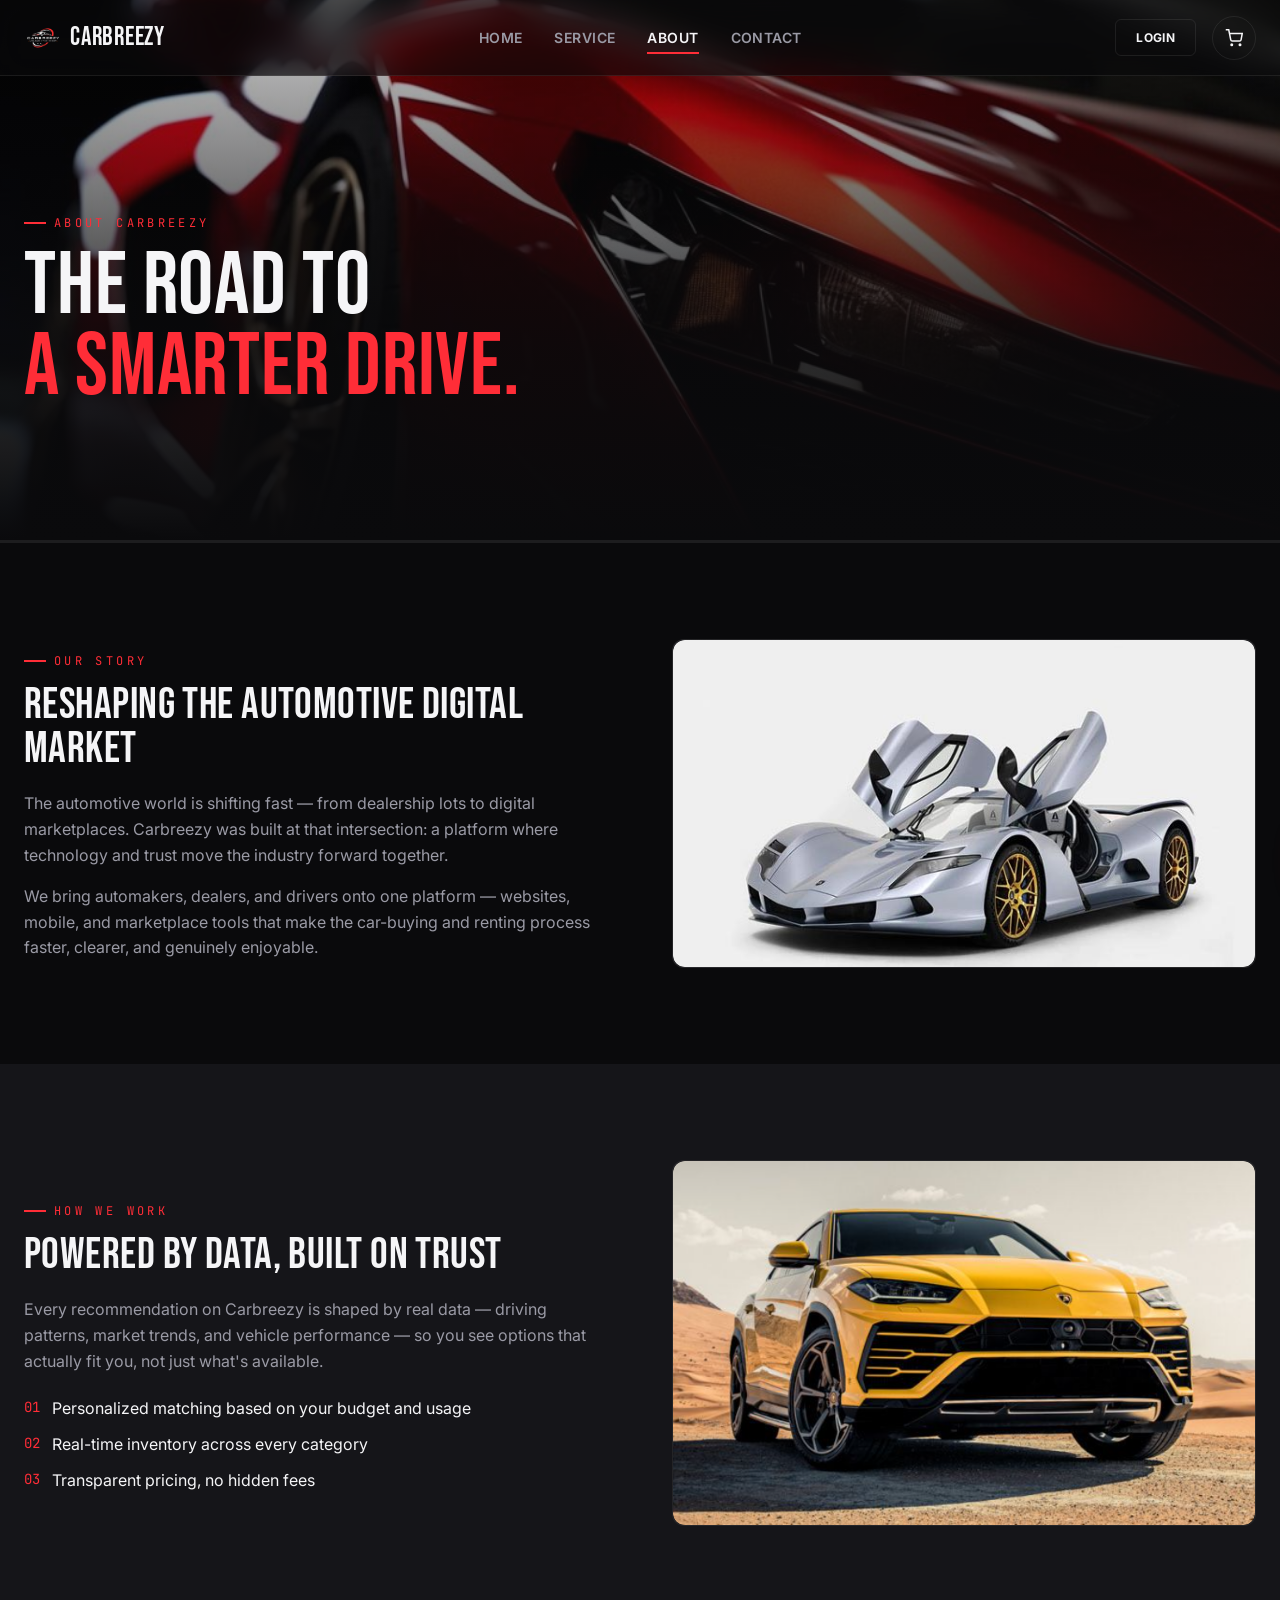
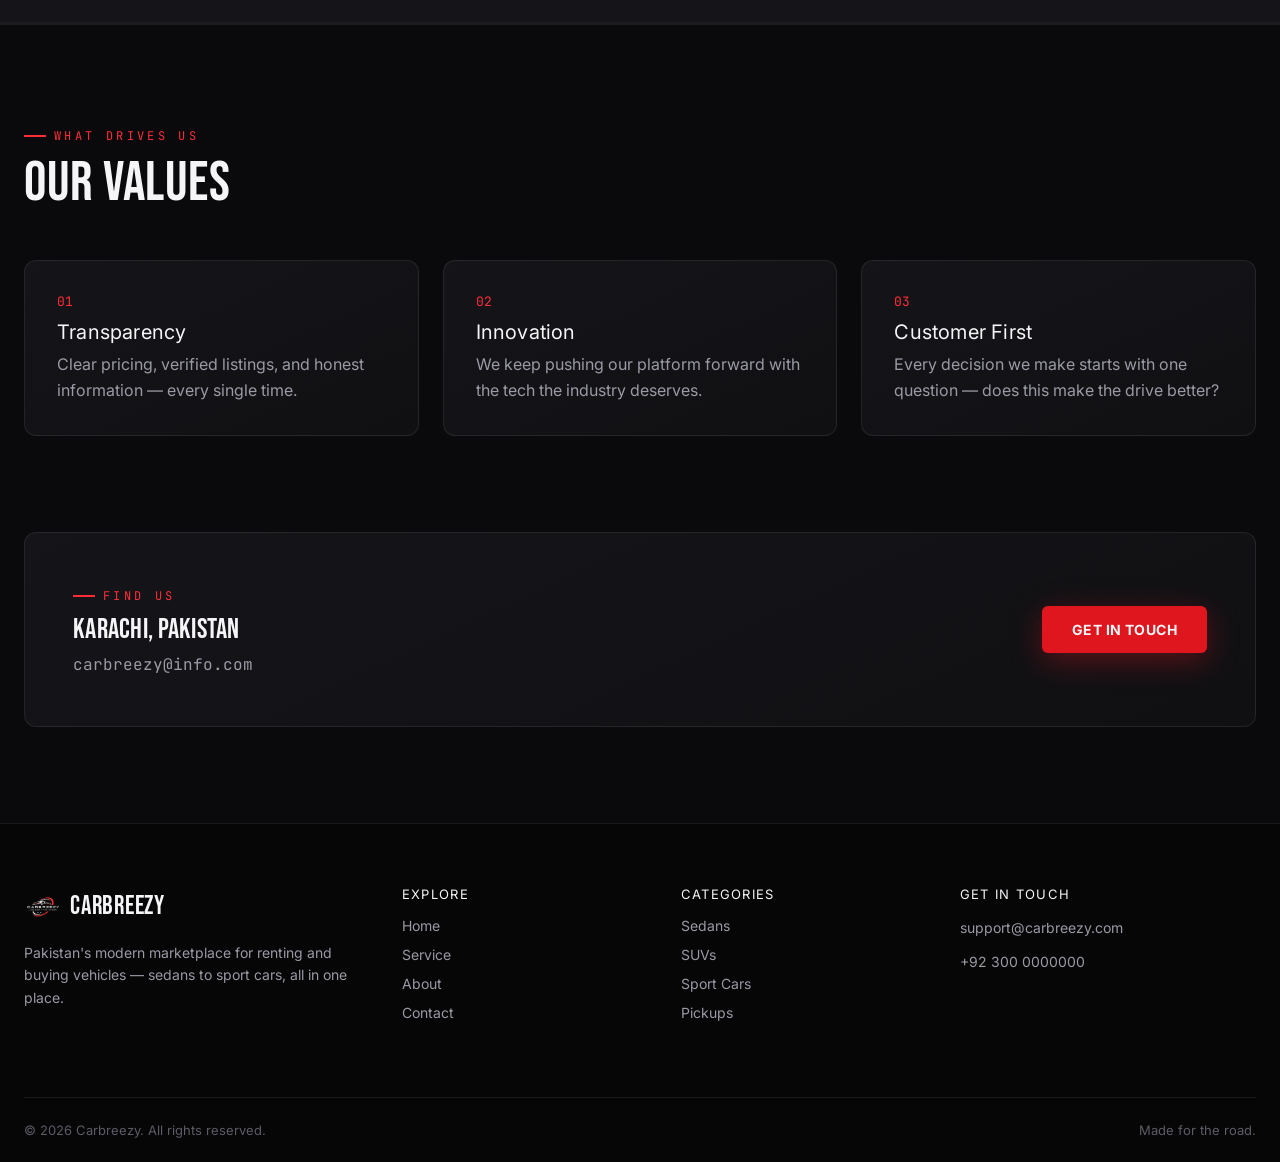
<file: about.html>
<!DOCTYPE html>
<html lang="en">
<head>
<meta charset="UTF-8">
<meta name="viewport" content="width=device-width, initial-scale=1.0">
<title>About Us — Carbreezy</title>
<meta name="description" content="Learn how Carbreezy is reshaping the automotive digital market — verified fleets, data-driven matching, and a smoother way to rent or buy a car.">
<link rel="stylesheet" href="style.css">
  <link rel="icon" type="image/png" href="images/logo/carbreezy.png">
</head>
<body>

<!-- ============ NAVBAR ============ -->
<header class="cbz-nav">
  <div class="cbz-nav-inner">
    <a href="index.html" class="cbz-logo">
      <img src="images/logo/carbreezy.png" alt="Carbreezy logo">
      Carbreezy
    </a>
    <nav class="cbz-nav-links">
      <a href="index.html">Home</a>
      <a href="service.html">Service</a>
      <a href="about.html" class="is-active">About</a>
      <a href="contact.html">Contact</a>
    </nav>
    <div class="cbz-nav-actions">
      <div data-auth-slot></div>
      <button class="btn-icon cbz-cart-btn" data-cart-open aria-label="Open cart">
        <svg width="18" height="18" viewBox="0 0 24 24" fill="none" stroke="currentColor" stroke-width="2"><circle cx="9" cy="21" r="1"/><circle cx="20" cy="21" r="1"/><path d="M1 1h4l2.68 13.39a2 2 0 0 0 2 1.61h9.72a2 2 0 0 0 2-1.61L23 6H6"/></svg>
        <span class="cbz-cart-count" style="display:none;">0</span>
      </button>
      <div class="cbz-burger" id="cbzBurger"><span></span><span></span><span></span></div>
    </div>
  </div>
</header>

<div class="cbz-mobile-panel" id="cbzMobilePanel">
  <a href="index.html">Home</a>
  <a href="service.html">Service</a>
  <a href="about.html">About</a>
  <a href="contact.html">Contact</a>
</div>

<!-- ============ PAGE HERO ============ -->
<section class="hero" style="min-height:60vh;">
  <div class="hero-media">
    <img src="images/About/about-background.jpg" alt="Carbreezy showroom">
  </div>
  <div class="hero-content">
    <span class="eyebrow">About Carbreezy</span>
    <h1 class="hero-title" style="font-size:clamp(40px,7vw,88px);">
      <span class="line"><span>The Road To</span></span>
      <span class="line"><span>A Smarter Drive.</span></span>
    </h1>
  </div>
</section>

<div class="speed-stripe"></div>

<!-- ============ STORY ============ -->
<section class="section">
  <div class="container">
    <div class="grid grid-2" style="gap:64px;align-items:center;">
      <div class="reveal">
        <span class="eyebrow">Our Story</span>
        <h2 class="section-title" style="font-size:clamp(30px,4vw,44px);margin-top:14px;">Reshaping The Automotive Digital Market</h2>
        <p style="margin-top:20px;font-size:16px;">The automotive world is shifting fast — from dealership lots to digital marketplaces. Carbreezy was built at that intersection: a platform where technology and trust move the industry forward together.</p>
        <p style="margin-top:16px;font-size:16px;">We bring automakers, dealers, and drivers onto one platform — websites, mobile, and marketplace tools that make the car-buying and renting process faster, clearer, and genuinely enjoyable.</p>
      </div>
      <div class="reveal card" style="padding:0;">
        <img src="images/About/about1.jpg" alt="Carbreezy fleet" style="width:100%;height:100%;object-fit:cover;border-radius:var(--radius-md);">
      </div>
    </div>
  </div>
</section>

<!-- ============ DATA-DRIVEN APPROACH ============ -->
<section class="section" style="background:var(--cbz-surface);">
  <div class="container">
    <div class="grid grid-2" style="gap:64px;align-items:center;">
      <div class="reveal card" style="padding:0;order:2;">
        <img src="images/About/about2.jpg" alt="Data driven matching" style="width:100%;height:100%;object-fit:cover;border-radius:var(--radius-md);">
      </div>
      <div class="reveal" style="order:1;">
        <span class="eyebrow">How We Work</span>
        <h2 class="section-title" style="font-size:clamp(30px,4vw,44px);margin-top:14px;">Powered By Data, Built On Trust</h2>
        <p style="margin-top:20px;font-size:16px;">Every recommendation on Carbreezy is shaped by real data — driving patterns, market trends, and vehicle performance — so you see options that actually fit you, not just what's available.</p>
        <ul style="margin-top:24px;display:flex;flex-direction:column;gap:16px;">
          <li style="display:flex;gap:12px;align-items:flex-start;"><span class="text-red mono" style="font-size:14px;">01</span><span>Personalized matching based on your budget and usage</span></li>
          <li style="display:flex;gap:12px;align-items:flex-start;"><span class="text-red mono" style="font-size:14px;">02</span><span>Real-time inventory across every category</span></li>
          <li style="display:flex;gap:12px;align-items:flex-start;"><span class="text-red mono" style="font-size:14px;">03</span><span>Transparent pricing, no hidden fees</span></li>
        </ul>
      </div>
    </div>
  </div>
</section>

<div class="speed-stripe"></div>

<!-- ============ TEAM VALUES ============ -->
<section class="section">
  <div class="container">
    <div class="section-head">
      <div>
        <span class="eyebrow">What Drives Us</span>
        <h2 class="section-title">Our Values</h2>
      </div>
    </div>
    <div class="grid grid-3 reveal-stagger">
      <div class="card reveal" style="padding:32px;">
        <div class="mono text-red" style="font-size:13px;margin-bottom:12px;">01</div>
        <h3 style="font-family:var(--font-body);text-transform:none;font-size:20px;margin-bottom:10px;">Transparency</h3>
        <p>Clear pricing, verified listings, and honest information — every single time.</p>
      </div>
      <div class="card reveal" style="padding:32px;">
        <div class="mono text-red" style="font-size:13px;margin-bottom:12px;">02</div>
        <h3 style="font-family:var(--font-body);text-transform:none;font-size:20px;margin-bottom:10px;">Innovation</h3>
        <p>We keep pushing our platform forward with the tech the industry deserves.</p>
      </div>
      <div class="card reveal" style="padding:32px;">
        <div class="mono text-red" style="font-size:13px;margin-bottom:12px;">03</div>
        <h3 style="font-family:var(--font-body);text-transform:none;font-size:20px;margin-bottom:10px;">Customer First</h3>
        <p>Every decision we make starts with one question — does this make the drive better?</p>
      </div>
    </div>
  </div>
</section>

<!-- ============ LOCATION / CONTACT STRIP ============ -->
<section class="section" style="padding-top:0;">
  <div class="container">
    <div class="card" style="padding:48px;display:flex;justify-content:space-between;align-items:center;flex-wrap:wrap;gap:24px;">
      <div>
        <span class="eyebrow">Find Us</span>
        <h3 style="font-size:28px;margin-top:12px;font-family:var(--font-display);">Karachi, Pakistan</h3>
        <p class="mono" style="margin-top:8px;">carbreezy@info.com</p>
      </div>
      <a href="contact.html" class="btn btn-primary">Get In Touch</a>
    </div>
  </div>
</section>

<!-- ============ FOOTER ============ -->
<footer class="cbz-footer">
  <div class="container">
    <div class="footer-grid">
      <div class="footer-col">
        <div class="cbz-logo" style="margin-bottom:16px;"><img src="images/logo/carbreezy.png" alt="Carbreezy logo"> Carbreezy</div>
        <p>Pakistan's modern marketplace for renting and buying vehicles — sedans to sport cars, all in one place.</p>
      </div>
      <div class="footer-col">
        <h4>Explore</h4>
        <a href="index.html">Home</a>
        <a href="service.html">Service</a>
        <a href="about.html">About</a>
        <a href="contact.html">Contact</a>
      </div>
      <div class="footer-col">
        <h4>Categories</h4>
        <a href="index.html#fleet">Sedans</a>
        <a href="index.html#fleet">SUVs</a>
        <a href="index.html#fleet">Sport Cars</a>
        <a href="index.html#fleet">Pickups</a>
      </div>
      <div class="footer-col">
        <h4>Get In Touch</h4>
        <p>support@carbreezy.com</p>
        <p>+92 300 0000000</p>
      </div>
    </div>
    <div class="footer-bottom">
      <span>© 2026 Carbreezy. All rights reserved.</span>
      <span>Made for the road.</span>
    </div>
  </div>
</footer>

<!-- ============ AUTH MODAL (shared) ============ -->
<div class="cbz-modal-overlay" id="cbzAuthModal">
  <div class="cbz-modal">
    <button class="cbz-modal-close" data-modal-close="cbzAuthModal">✕</button>
    <div class="cbz-auth-pane" id="paneLogin">
      <h3 class="cbz-modal-title">Welcome Back</h3>
      <p class="cbz-modal-sub">Log in to manage your bookings.</p>
      <form id="loginForm">
        <div class="field">
          <label for="loginEmail">Email</label>
          <input type="email" id="loginEmail" name="email" autocomplete="email" required>
        </div>
        <div class="field">
          <label for="loginPassword">Password</label>
          <input type="password" id="loginPassword" name="password" autocomplete="current-password" required>
        </div>
        <button type="submit" class="btn btn-primary" style="width:100%;">Log In</button>
      </form>
      <div class="cbz-modal-switch">New here? <a href="#" data-auth-switch="paneRegister">Create an account</a></div>
    </div>
    <div class="cbz-auth-pane" id="paneRegister" style="display:none;">
      <h3 class="cbz-modal-title">Join Carbreezy</h3>
      <p class="cbz-modal-sub">Create your account in seconds.</p>
      <form id="registerForm">
        <div class="field">
          <label for="registerName">Full Name</label>
          <input type="text" id="registerName" name="name" autocomplete="name" required>
        </div>
        <div class="field">
          <label for="registerEmail">Email</label>
          <input type="email" id="registerEmail" name="email" autocomplete="email" required>
        </div>
        <div class="field">
          <label for="registerPassword">Password</label>
          <input type="password" id="registerPassword" name="password" autocomplete="new-password" minlength="6" required>
        </div>
        <button type="submit" class="btn btn-primary" style="width:100%;">Create Account</button>
      </form>
      <div class="cbz-modal-switch">Already have an account? <a href="#" data-auth-switch="paneLogin">Log in</a></div>
    </div>
  </div>
</div>

<!-- ============ CART DRAWER (shared across pages) ============ -->
<div class="cbz-cart-drawer">
  <div class="cbz-cart-drawer-head">
    <h3 style="font-size:22px;">Your Cart</h3>
    <button class="btn-icon" data-cart-close aria-label="Close cart">✕</button>
  </div>
  <div class="cbz-cart-items"></div>
  <div class="cbz-cart-drawer-foot"></div>
</div>

<script src="script.js"></script>

</body>
</html>
</file>
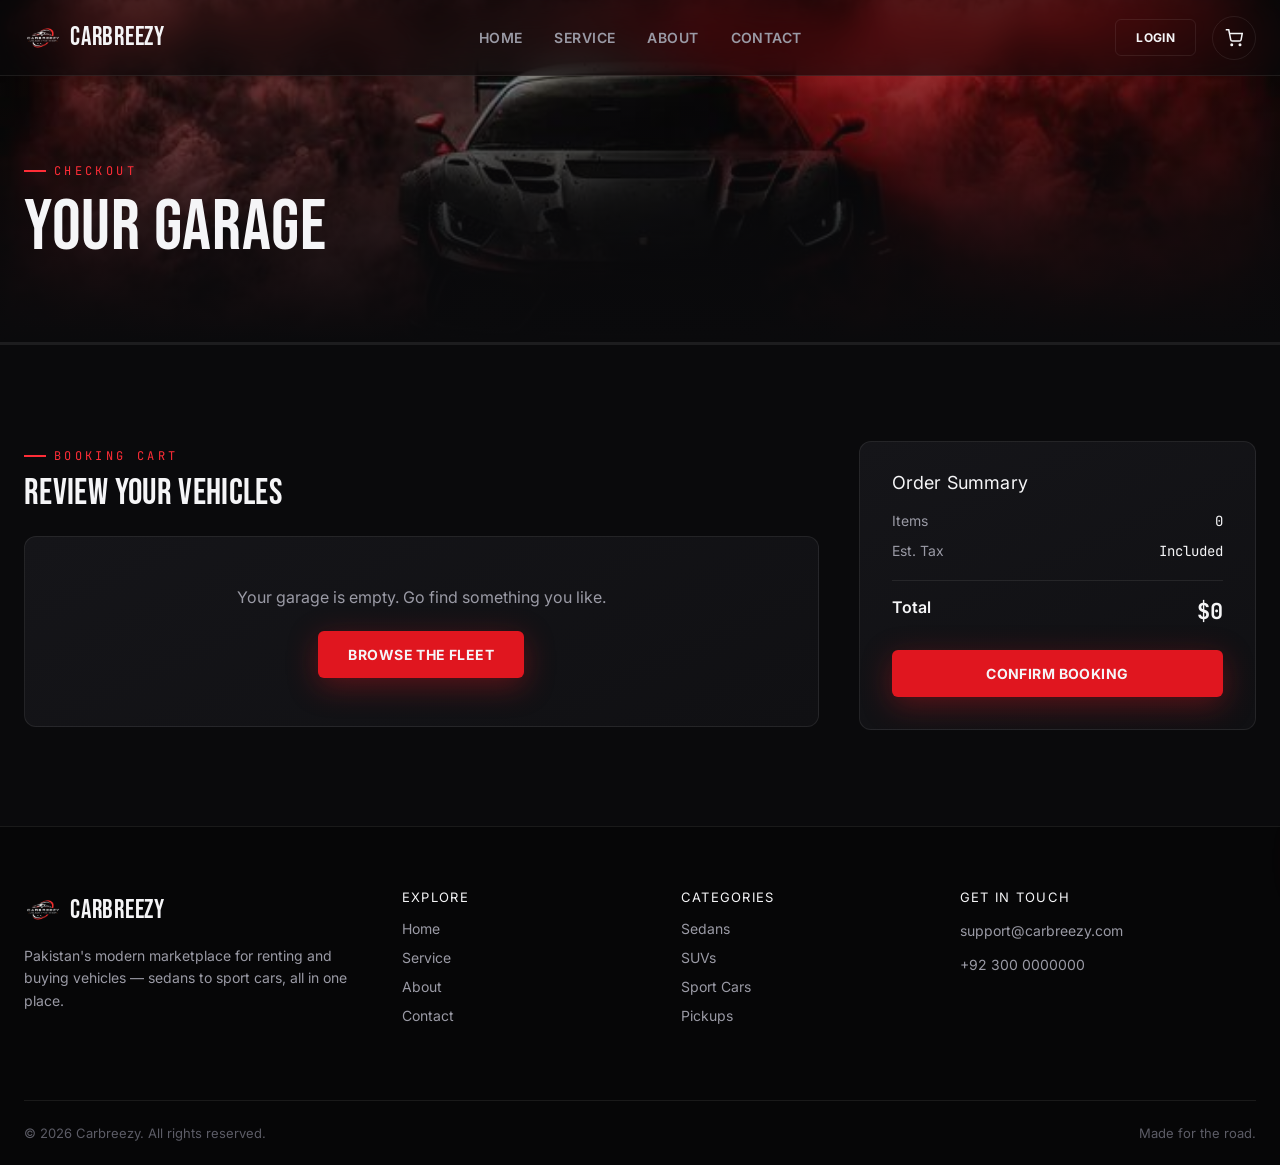
<file: cart.html>
<!DOCTYPE html>
<html lang="en">
<head>
<meta charset="UTF-8">
<meta name="viewport" content="width=device-width, initial-scale=1.0">
<title>Your Cart — Carbreezy</title>
<meta name="description" content="Review your Carbreezy bookings before checkout.">
<link rel="stylesheet" href="style.css">
  <link rel="icon" type="image/png" href="images/logo/carbreezy.png">
</head>
<body>

<!-- ============ NAVBAR ============ -->
<header class="cbz-nav">
  <div class="cbz-nav-inner">
    <a href="index.html" class="cbz-logo">
      <img src="images/logo/carbreezy.png" alt="Carbreezy logo">
      Carbreezy
    </a>
    <nav class="cbz-nav-links">
      <a href="index.html">Home</a>
      <a href="service.html">Service</a>
      <a href="about.html">About</a>
      <a href="contact.html">Contact</a>
    </nav>
    <div class="cbz-nav-actions">
      <div data-auth-slot></div>
      <button class="btn-icon cbz-cart-btn" data-cart-open aria-label="Open cart">
        <svg width="18" height="18" viewBox="0 0 24 24" fill="none" stroke="currentColor" stroke-width="2"><circle cx="9" cy="21" r="1"/><circle cx="20" cy="21" r="1"/><path d="M1 1h4l2.68 13.39a2 2 0 0 0 2 1.61h9.72a2 2 0 0 0 2-1.61L23 6H6"/></svg>
        <span class="cbz-cart-count" style="display:none;">0</span>
      </button>
      <div class="cbz-burger" id="cbzBurger"><span></span><span></span><span></span></div>
    </div>
  </div>
</header>

<div class="cbz-mobile-panel" id="cbzMobilePanel">
  <a href="index.html">Home</a>
  <a href="service.html">Service</a>
  <a href="about.html">About</a>
  <a href="contact.html">Contact</a>
</div>

<!-- ============ PAGE HERO ============ -->
<section class="hero" style="min-height:38vh;">
  <div class="hero-media">
    <img src="images/cart/cart background.jpg" alt="Carbreezy cart">
  </div>
  <div class="hero-content">
    <span class="eyebrow">Checkout</span>
    <h1 class="hero-title" style="font-size:clamp(36px,6vw,72px);">
      <span class="line"><span>Your Garage</span></span>
    </h1>
  </div>
</section>

<div class="speed-stripe"></div>

<!-- ============ CART CONTENT ============ -->
<section class="section">
  <div class="container">
    <div class="grid" style="grid-template-columns:2fr 1fr;gap:40px;align-items:flex-start;">

      <!-- Line items -->
      <div>
        <div class="section-head" style="margin-bottom:24px;">
          <div>
            <span class="eyebrow">Booking Cart</span>
            <h2 class="section-title" style="font-size:clamp(26px,3vw,36px);">Review Your Vehicles</h2>
          </div>
        </div>
        <div id="pageCartList" style="display:flex;flex-direction:column;gap:16px;"></div>
      </div>

      <!-- Summary -->
      <div class="card reveal" style="padding:32px;position:sticky;top:100px;">
        <h3 style="font-family:var(--font-body);text-transform:none;font-size:18px;margin-bottom:20px;">Order Summary</h3>
        <div id="pageCartSummary"></div>
      </div>

    </div>
  </div>
</section>

<!-- ============ FOOTER ============ -->
<footer class="cbz-footer">
  <div class="container">
    <div class="footer-grid">
      <div class="footer-col">
        <div class="cbz-logo" style="margin-bottom:16px;"><img src="images/logo/carbreezy.png" alt="Carbreezy logo"> Carbreezy</div>
        <p>Pakistan's modern marketplace for renting and buying vehicles — sedans to sport cars, all in one place.</p>
      </div>
      <div class="footer-col">
        <h4>Explore</h4>
        <a href="index.html">Home</a>
        <a href="service.html">Service</a>
        <a href="about.html">About</a>
        <a href="contact.html">Contact</a>
      </div>
      <div class="footer-col">
        <h4>Categories</h4>
        <a href="index.html#fleet">Sedans</a>
        <a href="index.html#fleet">SUVs</a>
        <a href="index.html#fleet">Sport Cars</a>
        <a href="index.html#fleet">Pickups</a>
      </div>
      <div class="footer-col">
        <h4>Get In Touch</h4>
        <p>support@carbreezy.com</p>
        <p>+92 300 0000000</p>
      </div>
    </div>
    <div class="footer-bottom">
      <span>© 2026 Carbreezy. All rights reserved.</span>
      <span>Made for the road.</span>
    </div>
  </div>
</footer>

<!-- ============ AUTH MODAL (shared) ============ -->
<div class="cbz-modal-overlay" id="cbzAuthModal">
  <div class="cbz-modal">
    <button class="cbz-modal-close" data-modal-close="cbzAuthModal">✕</button>
    <div class="cbz-auth-pane" id="paneLogin">
      <h3 class="cbz-modal-title">Welcome Back</h3>
      <p class="cbz-modal-sub">Log in to manage your bookings.</p>
      <form id="loginForm">
        <div class="field">
          <label for="loginEmail">Email</label>
          <input type="email" id="loginEmail" name="email" autocomplete="email" required>
        </div>
        <div class="field">
          <label for="loginPassword">Password</label>
          <input type="password" id="loginPassword" name="password" autocomplete="current-password" required>
        </div>
        <button type="submit" class="btn btn-primary" style="width:100%;">Log In</button>
      </form>
      <div class="cbz-modal-switch">New here? <a href="#" data-auth-switch="paneRegister">Create an account</a></div>
    </div>
    <div class="cbz-auth-pane" id="paneRegister" style="display:none;">
      <h3 class="cbz-modal-title">Join Carbreezy</h3>
      <p class="cbz-modal-sub">Create your account in seconds.</p>
      <form id="registerForm">
        <div class="field">
          <label for="registerName">Full Name</label>
          <input type="text" id="registerName" name="name" autocomplete="name" required>
        </div>
        <div class="field">
          <label for="registerEmail">Email</label>
          <input type="email" id="registerEmail" name="email" autocomplete="email" required>
        </div>
        <div class="field">
          <label for="registerPassword">Password</label>
          <input type="password" id="registerPassword" name="password" autocomplete="new-password" minlength="6" required>
        </div>
        <button type="submit" class="btn btn-primary" style="width:100%;">Create Account</button>
      </form>
      <div class="cbz-modal-switch">Already have an account? <a href="#" data-auth-switch="paneLogin">Log in</a></div>
    </div>
  </div>
</div>

<!-- ============ CART DRAWER (shared) ============ -->
<div class="cbz-cart-drawer">
  <div class="cbz-cart-drawer-head">
    <h3 style="font-size:22px;">Your Cart</h3>
    <button class="btn-icon" data-cart-close aria-label="Close cart">✕</button>
  </div>
  <div class="cbz-cart-items"></div>
  <div class="cbz-cart-drawer-foot"></div>
</div>

<script src="script.js"></script>
<script>
  document.querySelector('.cbz-burger').addEventListener('click', function() {
    document.getElementById('cbzMobilePanel').classList.toggle('is-open');
  });

  // Full-page cart renderer (separate from the slide-out drawer, same data source)
  function renderPageCart() {
    const listEl = document.getElementById('pageCartList');
    const summaryEl = document.getElementById('pageCartSummary');
    const cart = window.cbzCart.getCart();

    if (cart.length === 0) {
      listEl.innerHTML = `
        <div class="card" style="padding:48px;text-align:center;">
          <p style="margin-bottom:20px;">Your garage is empty. Go find something you like.</p>
          <a href="index.html#fleet" class="btn btn-primary">Browse The Fleet</a>
        </div>`;
    } else {
      listEl.innerHTML = cart.map(item => `
        <div class="card" style="padding:16px;display:flex;gap:16px;align-items:center;">
          <img src="${item.image}" alt="${item.name}" style="width:120px;height:88px;object-fit:cover;border-radius:var(--radius-sm);flex-shrink:0;">
          <div style="flex:1;">
            <div style="display:flex;justify-content:space-between;gap:8px;flex-wrap:wrap;">
              <strong style="font-family:var(--font-display);font-size:20px;letter-spacing:0.02em;">${item.name}</strong>
              <span class="vehicle-price mono">$${(item.price * item.qty).toLocaleString()}</span>
            </div>
            <div class="mono text-muted" style="font-size:12px;margin-top:4px;">${item.category} · $${item.price}/day</div>
            <div style="display:flex;align-items:center;gap:14px;margin-top:12px;">
              <button data-pg-qty-minus="${item.id}" class="btn-icon btn-sm" style="width:30px;height:30px;">–</button>
              <span class="mono">${item.qty}</span>
              <button data-pg-qty-plus="${item.id}" class="btn-icon btn-sm" style="width:30px;height:30px;">+</button>
              <button data-pg-remove="${item.id}" style="margin-left:auto;color:var(--cbz-chrome);font-size:13px;">Remove</button>
            </div>
          </div>
        </div>
      `).join('');
    }

    const total = window.cbzCart.cartTotal();
    summaryEl.innerHTML = `
      <div style="display:flex;justify-content:space-between;margin-bottom:12px;font-size:14px;">
        <span class="text-muted">Items</span>
        <span class="mono">${cart.reduce((s,c)=>s+c.qty,0)}</span>
      </div>
      <div style="display:flex;justify-content:space-between;margin-bottom:20px;font-size:14px;">
        <span class="text-muted">Est. Tax</span>
        <span class="mono">Included</span>
      </div>
      <div style="display:flex;justify-content:space-between;padding-top:16px;border-top:1px solid var(--cbz-line);margin-bottom:24px;">
        <span style="font-weight:600;">Total</span>
        <span class="mono" style="font-size:22px;font-weight:700;">$${total.toLocaleString()}</span>
      </div>
      <button class="btn btn-primary" style="width:100%;" id="pageCheckoutBtn" ${cart.length===0 ? 'disabled' : ''}>Confirm Booking</button>
    `;

    listEl.querySelectorAll('[data-pg-remove]').forEach(b =>
      b.addEventListener('click', () => { window.cbzCart.removeFromCart(b.getAttribute('data-pg-remove')); renderPageCart(); }));
    listEl.querySelectorAll('[data-pg-qty-plus]').forEach(b =>
      b.addEventListener('click', () => { window.cbzCart.updateQty(b.getAttribute('data-pg-qty-plus'), 1); renderPageCart(); }));
    listEl.querySelectorAll('[data-pg-qty-minus]').forEach(b =>
      b.addEventListener('click', () => { window.cbzCart.updateQty(b.getAttribute('data-pg-qty-minus'), -1); renderPageCart(); }));

    const checkoutBtn = document.getElementById('pageCheckoutBtn');
    if (checkoutBtn) checkoutBtn.addEventListener('click', () => {
      cbzToast('Booking request received! Our team will contact you shortly.', 'success');
      localStorage.setItem('cbz_cart', JSON.stringify([]));
      renderPageCart();
    });
  }

  document.addEventListener('DOMContentLoaded', renderPageCart);
</script>
</body>
</html>
</file>
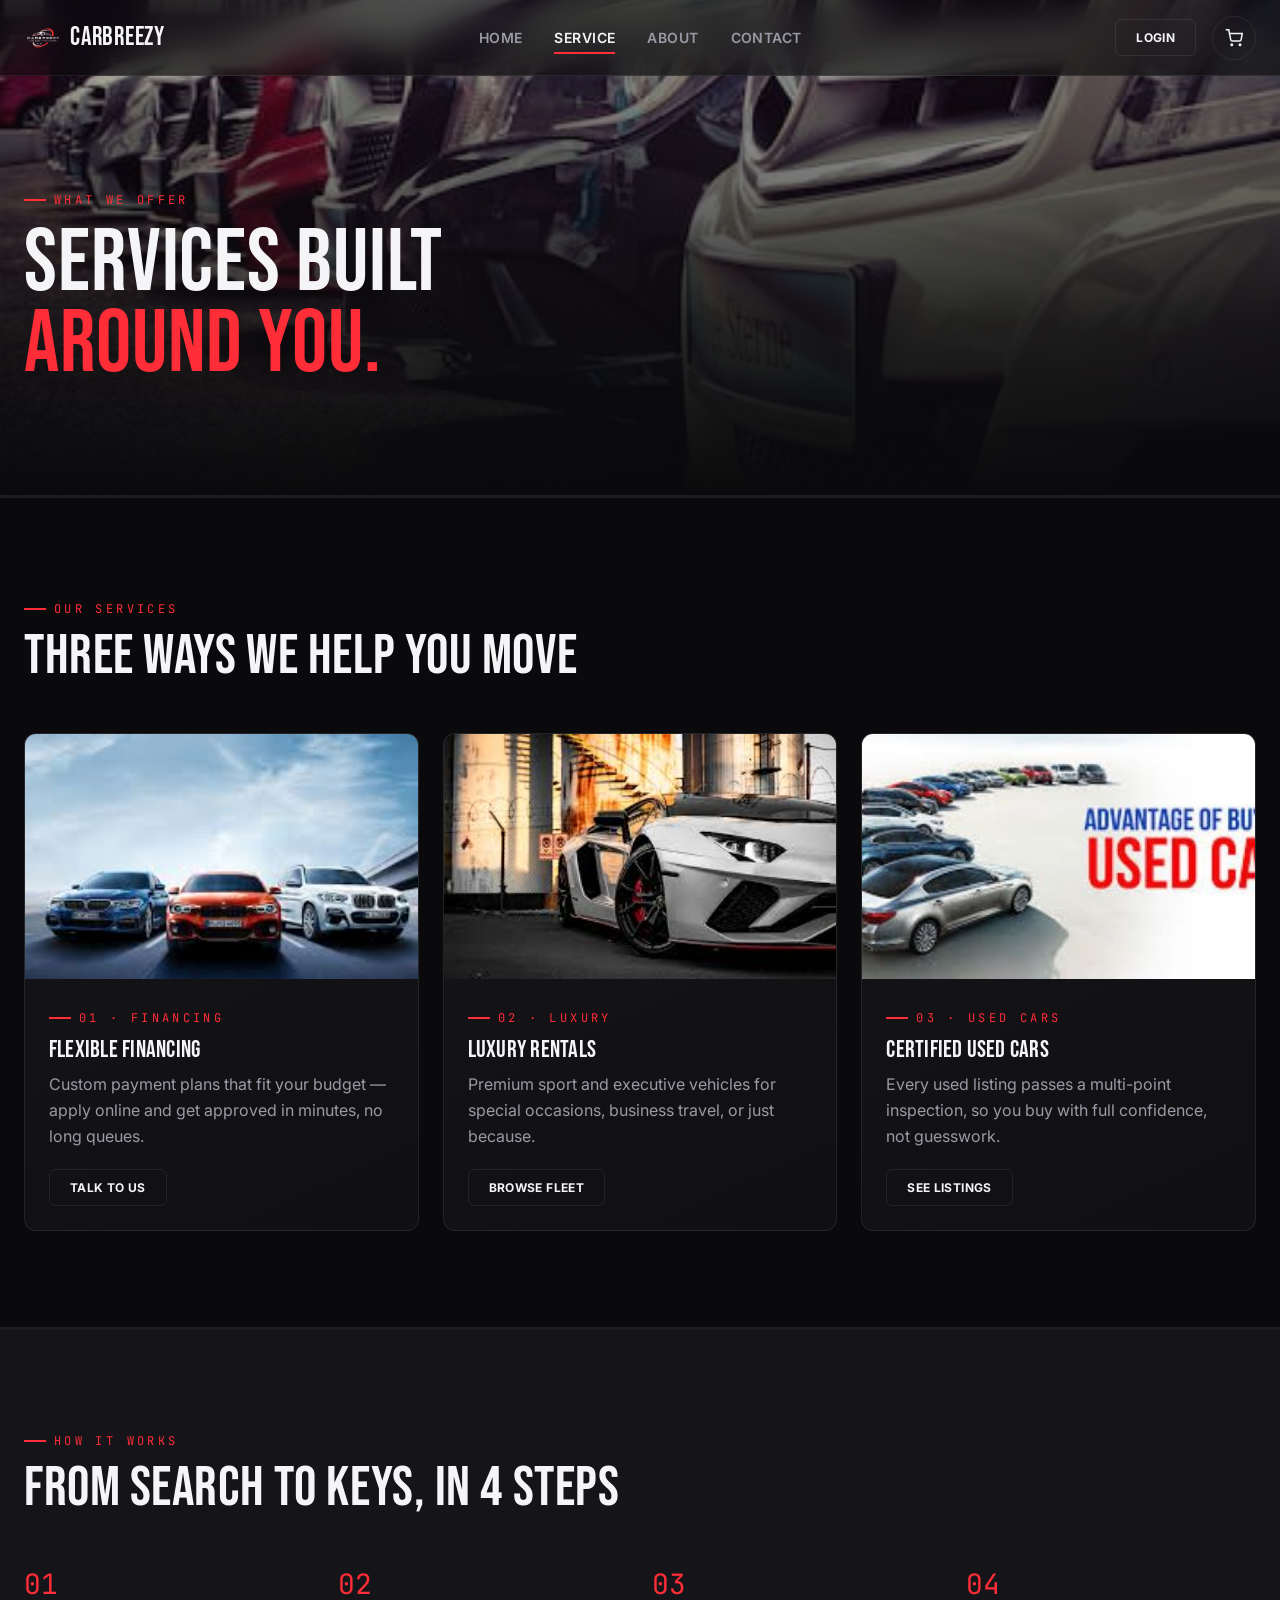
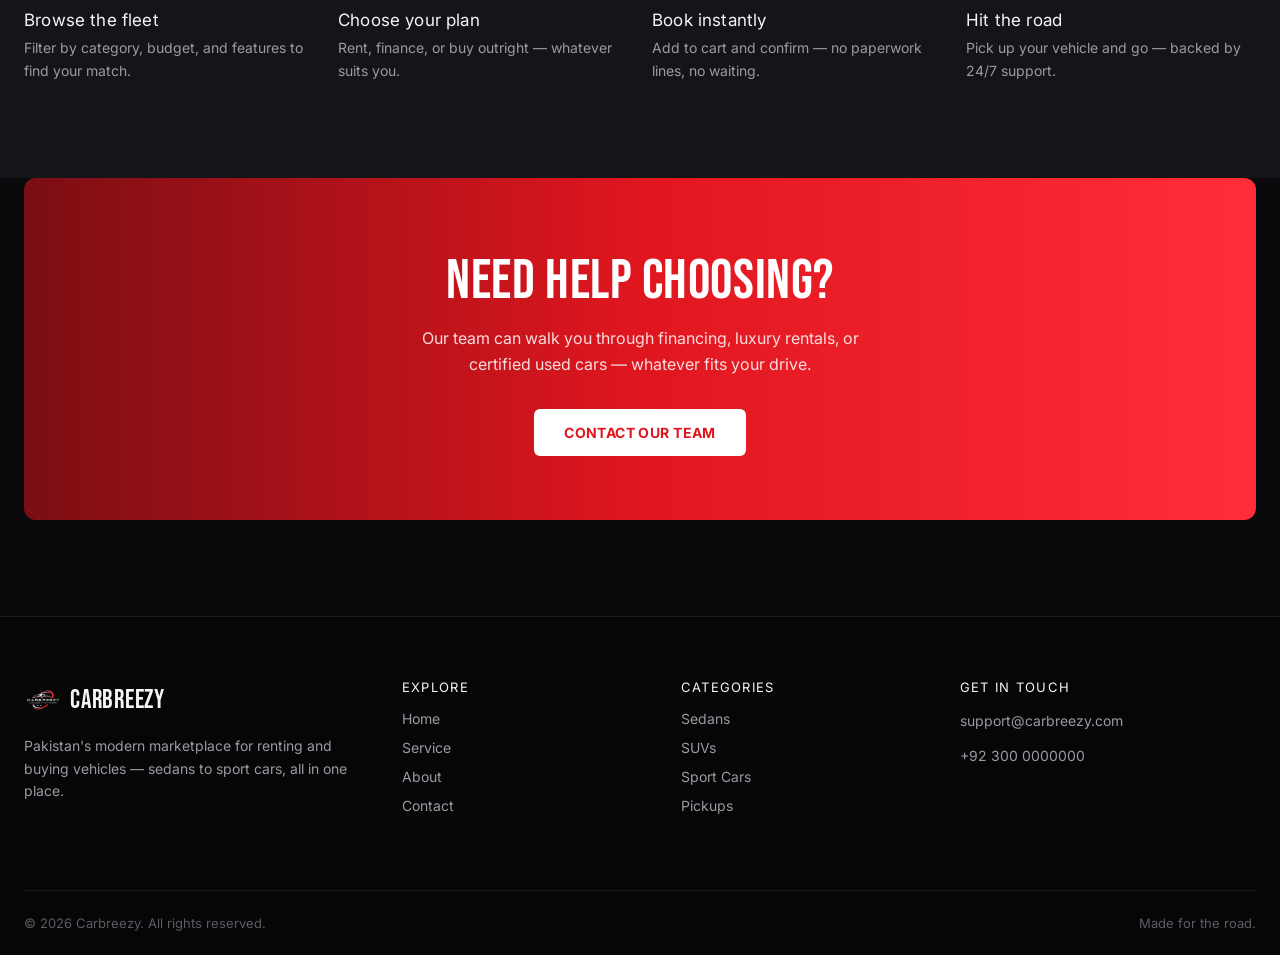
<file: service.html>
<!DOCTYPE html>
<html lang="en">
<head>
<meta charset="UTF-8">
<meta name="viewport" content="width=device-width, initial-scale=1.0">
<title>Our Services — Carbreezy</title>
<meta name="description" content="Explore Carbreezy's services — flexible financing, luxury rentals, and certified used cars, all backed by our support team.">
<link rel="stylesheet" href="style.css">
  <link rel="icon" type="image/png" href="images/logo/carbreezy.png">
</head>
<body>

<!-- ============ NAVBAR ============ -->
<header class="cbz-nav">
  <div class="cbz-nav-inner">
    <a href="index.html" class="cbz-logo">
      <img src="images/logo/carbreezy.png" alt="Carbreezy logo">
      Carbreezy
    </a>
    <nav class="cbz-nav-links">
      <a href="index.html">Home</a>
      <a href="service.html" class="is-active">Service</a>
      <a href="about.html">About</a>
      <a href="contact.html">Contact</a>
    </nav>
    <div class="cbz-nav-actions">
      <div data-auth-slot></div>
      <button class="btn-icon cbz-cart-btn" data-cart-open aria-label="Open cart">
        <svg width="18" height="18" viewBox="0 0 24 24" fill="none" stroke="currentColor" stroke-width="2"><circle cx="9" cy="21" r="1"/><circle cx="20" cy="21" r="1"/><path d="M1 1h4l2.68 13.39a2 2 0 0 0 2 1.61h9.72a2 2 0 0 0 2-1.61L23 6H6"/></svg>
        <span class="cbz-cart-count" style="display:none;">0</span>
      </button>
      <div class="cbz-burger" id="cbzBurger"><span></span><span></span><span></span></div>
    </div>
  </div>
</header>

<div class="cbz-mobile-panel" id="cbzMobilePanel">
  <a href="index.html">Home</a>
  <a href="service.html">Service</a>
  <a href="about.html">About</a>
  <a href="contact.html">Contact</a>
</div>

<!-- ============ PAGE HERO ============ -->
<section class="hero" style="min-height:55vh;">
  <div class="hero-media">
    <img src="images/service/service background.jpeg" alt="Carbreezy services">
  </div>
  <div class="hero-content">
    <span class="eyebrow">What We Offer</span>
    <h1 class="hero-title" style="font-size:clamp(40px,7vw,88px);">
      <span class="line"><span>Services Built</span></span>
      <span class="line"><span>Around You.</span></span>
    </h1>
  </div>
</section>

<div class="speed-stripe"></div>

<!-- ============ SERVICES GRID ============ -->
<section class="section">
  <div class="container">
    <div class="section-head">
      <div>
        <span class="eyebrow">Our Services</span>
        <h2 class="section-title">Three Ways We Help You Move</h2>
      </div>
    </div>

    <div class="grid grid-3 reveal-stagger">
      <div class="card reveal" style="overflow:hidden;">
        <div class="vehicle-media" style="aspect-ratio:16/10;">
          <img src="images/service/service finance.jpeg" alt="Flexible Financing">
        </div>
        <div class="vehicle-body">
          <span class="eyebrow">01 · Financing</span>
          <h3 style="font-size:24px;margin-top:12px;font-family:var(--font-display);">Flexible Financing</h3>
          <p style="margin-top:10px;">Custom payment plans that fit your budget — apply online and get approved in minutes, no long queues.</p>
          <a href="contact.html" class="btn btn-ghost btn-sm" style="margin-top:20px;">Talk To Us</a>
        </div>
      </div>

      <div class="card reveal" style="overflow:hidden;">
        <div class="vehicle-media" style="aspect-ratio:16/10;">
          <img src="images/service/service luxury.jpeg" alt="Luxury Rentals">
        </div>
        <div class="vehicle-body">
          <span class="eyebrow">02 · Luxury</span>
          <h3 style="font-size:24px;margin-top:12px;font-family:var(--font-display);">Luxury Rentals</h3>
          <p style="margin-top:10px;">Premium sport and executive vehicles for special occasions, business travel, or just because.</p>
          <a href="index.html#fleet" class="btn btn-ghost btn-sm" style="margin-top:20px;">Browse Fleet</a>
        </div>
      </div>

      <div class="card reveal" style="overflow:hidden;">
        <div class="vehicle-media" style="aspect-ratio:16/10;">
          <img src="images/service/service used.jpg" alt="Certified Used Cars">
        </div>
        <div class="vehicle-body">
          <span class="eyebrow">03 · Used Cars</span>
          <h3 style="font-size:24px;margin-top:12px;font-family:var(--font-display);">Certified Used Cars</h3>
          <p style="margin-top:10px;">Every used listing passes a multi-point inspection, so you buy with full confidence, not guesswork.</p>
          <a href="index.html#fleet" class="btn btn-ghost btn-sm" style="margin-top:20px;">See Listings</a>
        </div>
      </div>
    </div>
  </div>
</section>

<div class="speed-stripe"></div>

<!-- ============ PROCESS ============ -->
<section class="section" style="background:var(--cbz-surface);">
  <div class="container">
    <div class="section-head">
      <div>
        <span class="eyebrow">How It Works</span>
        <h2 class="section-title">From Search To Keys, In 4 Steps</h2>
      </div>
    </div>
    <div class="grid grid-4 reveal-stagger">
      <div class="reveal">
        <div class="mono text-red" style="font-size:28px;">01</div>
        <h4 style="font-family:var(--font-body);text-transform:none;font-size:17px;margin-top:10px;">Browse the fleet</h4>
        <p style="margin-top:8px;font-size:14px;">Filter by category, budget, and features to find your match.</p>
      </div>
      <div class="reveal">
        <div class="mono text-red" style="font-size:28px;">02</div>
        <h4 style="font-family:var(--font-body);text-transform:none;font-size:17px;margin-top:10px;">Choose your plan</h4>
        <p style="margin-top:8px;font-size:14px;">Rent, finance, or buy outright — whatever suits you.</p>
      </div>
      <div class="reveal">
        <div class="mono text-red" style="font-size:28px;">03</div>
        <h4 style="font-family:var(--font-body);text-transform:none;font-size:17px;margin-top:10px;">Book instantly</h4>
        <p style="margin-top:8px;font-size:14px;">Add to cart and confirm — no paperwork lines, no waiting.</p>
      </div>
      <div class="reveal">
        <div class="mono text-red" style="font-size:28px;">04</div>
        <h4 style="font-family:var(--font-body);text-transform:none;font-size:17px;margin-top:10px;">Hit the road</h4>
        <p style="margin-top:8px;font-size:14px;">Pick up your vehicle and go — backed by 24/7 support.</p>
      </div>
    </div>
  </div>
</section>

<!-- ============ CTA ============ -->
<section class="section" style="padding-top:0;">
  <div class="container">
    <div class="card" style="padding:64px 48px;text-align:center;background:var(--cbz-grad-red);border:none;">
      <h2 class="section-title" style="color:#fff;">Need Help Choosing?</h2>
      <p style="color:rgba(255,255,255,0.85);max-width:480px;margin:16px auto 32px;">Our team can walk you through financing, luxury rentals, or certified used cars — whatever fits your drive.</p>
      <a href="contact.html" class="btn" style="background:#fff;color:var(--cbz-red);">Contact Our Team</a>
    </div>
  </div>
</section>

<!-- ============ FOOTER ============ -->
<footer class="cbz-footer">
  <div class="container">
    <div class="footer-grid">
      <div class="footer-col">
        <div class="cbz-logo" style="margin-bottom:16px;"><img src="images/logo/carbreezy.png" alt="Carbreezy logo"> Carbreezy</div>
        <p>Pakistan's modern marketplace for renting and buying vehicles — sedans to sport cars, all in one place.</p>
      </div>
      <div class="footer-col">
        <h4>Explore</h4>
        <a href="index.html">Home</a>
        <a href="service.html">Service</a>
        <a href="about.html">About</a>
        <a href="contact.html">Contact</a>
      </div>
      <div class="footer-col">
        <h4>Categories</h4>
        <a href="index.html#fleet">Sedans</a>
        <a href="index.html#fleet">SUVs</a>
        <a href="index.html#fleet">Sport Cars</a>
        <a href="index.html#fleet">Pickups</a>
      </div>
      <div class="footer-col">
        <h4>Get In Touch</h4>
        <p>support@carbreezy.com</p>
        <p>+92 300 0000000</p>
      </div>
    </div>
    <div class="footer-bottom">
      <span>© 2026 Carbreezy. All rights reserved.</span>
      <span>Made for the road.</span>
    </div>
  </div>
</footer>

<!-- ============ AUTH MODAL (shared) ============ -->
<div class="cbz-modal-overlay" id="cbzAuthModal">
  <div class="cbz-modal">
    <button class="cbz-modal-close" data-modal-close="cbzAuthModal">✕</button>
    <div class="cbz-auth-pane" id="paneLogin">
      <h3 class="cbz-modal-title">Welcome Back</h3>
      <p class="cbz-modal-sub">Log in to manage your bookings.</p>
      <form id="loginForm">
        <div class="field">
          <label for="loginEmail">Email</label>
          <input type="email" id="loginEmail" name="email" autocomplete="email" required>
        </div>
        <div class="field">
          <label for="loginPassword">Password</label>
          <input type="password" id="loginPassword" name="password" autocomplete="current-password" required>
        </div>
        <button type="submit" class="btn btn-primary" style="width:100%;">Log In</button>
      </form>
      <div class="cbz-modal-switch">New here? <a href="#" data-auth-switch="paneRegister">Create an account</a></div>
    </div>
    <div class="cbz-auth-pane" id="paneRegister" style="display:none;">
      <h3 class="cbz-modal-title">Join Carbreezy</h3>
      <p class="cbz-modal-sub">Create your account in seconds.</p>
      <form id="registerForm">
        <div class="field">
          <label for="registerName">Full Name</label>
          <input type="text" id="registerName" name="name" autocomplete="name" required>
        </div>
        <div class="field">
          <label for="registerEmail">Email</label>
          <input type="email" id="registerEmail" name="email" autocomplete="email" required>
        </div>
        <div class="field">
          <label for="registerPassword">Password</label>
          <input type="password" id="registerPassword" name="password" autocomplete="new-password" minlength="6" required>
        </div>
        <button type="submit" class="btn btn-primary" style="width:100%;">Create Account</button>
      </form>
      <div class="cbz-modal-switch">Already have an account? <a href="#" data-auth-switch="paneLogin">Log in</a></div>
    </div>
  </div>
</div>

<!-- ============ CART DRAWER (shared) ============ -->
<div class="cbz-cart-drawer">
  <div class="cbz-cart-drawer-head">
    <h3 style="font-size:22px;">Your Cart</h3>
    <button class="btn-icon" data-cart-close aria-label="Close cart">✕</button>
  </div>
  <div class="cbz-cart-items"></div>
  <div class="cbz-cart-drawer-foot"></div>
</div>

<script src="script.js"></script>

</body>
</html>
</file>
<file: style.css>
/* ==========================================================================
   CARBREEZY — Design System
   Racing-red / void-black automotive digital showroom theme
   ========================================================================== */

@import url('https://fonts.googleapis.com/css2?family=Bebas+Neue&family=Inter:wght@400;500;600;700;800&family=JetBrains+Mono:wght@400;500;700&display=swap');

:root {
  /* ---- Color tokens ---- */
  --cbz-void:        #0a0a0c;   /* primary background */
  --cbz-surface:      #151519;   /* card / panel background */
  --cbz-surface-2:    #1d1d23;   /* elevated panel */
  --cbz-line:          rgba(255,255,255,0.08); /* hairline borders */
  --cbz-red:           #e0161f;   /* racing red — primary accent */
  --cbz-red-bright:    #ff2d37;   /* hover / active red */
  --cbz-red-dim:       #7a0e13;   /* deep shadow red */
  --cbz-white:         #f5f5f7;   /* primary text */
  --cbz-chrome:        #9a9aa5;   /* secondary / muted text */
  --cbz-chrome-dim:    #5c5c66;   /* tertiary text */
  --cbz-glass:         rgba(255,255,255,0.04);
  --cbz-success:       #17c964;
  --cbz-warn:          #f5a524;

  /* ---- Gradients ---- */
  --cbz-grad-hero:     linear-gradient(180deg, rgba(10,10,12,0.2) 0%, rgba(10,10,12,0.85) 65%, #0a0a0c 100%);
  --cbz-grad-red:       linear-gradient(90deg, var(--cbz-red-dim), var(--cbz-red) 50%, var(--cbz-red-bright));
  --cbz-grad-card:      linear-gradient(155deg, var(--cbz-surface) 0%, #101013 100%);

  /* ---- Typography ---- */
  --font-display: 'Bebas Neue', 'Arial Narrow', sans-serif;
  --font-body: 'Inter', -apple-system, BlinkMacSystemFont, sans-serif;
  --font-mono: 'JetBrains Mono', 'Courier New', monospace;

  /* ---- Spacing scale ---- */
  --sp-1: 4px;
  --sp-2: 8px;
  --sp-3: 12px;
  --sp-4: 16px;
  --sp-5: 24px;
  --sp-6: 32px;
  --sp-7: 48px;
  --sp-8: 64px;
  --sp-9: 96px;
  --sp-10: 128px;

  /* ---- Layout ---- */
  --container-max: 1280px;
  --radius-sm: 6px;
  --radius-md: 12px;
  --radius-lg: 20px;
  --nav-height: 76px;

  /* ---- Motion ---- */
  --ease-out: cubic-bezier(0.16, 1, 0.3, 1);
  --ease-in-out: cubic-bezier(0.65, 0, 0.35, 1);
  --dur-fast: 0.2s;
  --dur-med: 0.45s;
  --dur-slow: 0.8s;

  /* ---- Shadows ---- */
  --shadow-red-glow: 0 8px 30px rgba(224, 22, 31, 0.35);
  --shadow-card: 0 10px 40px rgba(0, 0, 0, 0.45);
  --shadow-soft: 0 2px 12px rgba(0, 0, 0, 0.3);
}

/* ==========================================================================
   Reset
   ========================================================================== */
*, *::before, *::after { box-sizing: border-box; }

html {
  scroll-behavior: smooth;
}

@media (prefers-reduced-motion: reduce) {
  html { scroll-behavior: auto; }
  *, *::before, *::after {
    animation-duration: 0.001ms !important;
    animation-iteration-count: 1 !important;
    transition-duration: 0.001ms !important;
    scroll-behavior: auto !important;
  }
}

body, html {
  margin: 0;
  padding: 0;
  overflow-x: hidden;
  background-color: var(--cbz-void);
  color: var(--cbz-white);
  font-family: var(--font-body);
  -webkit-font-smoothing: antialiased;
}

img { max-width: 100%; display: block; }

a { color: inherit; text-decoration: none; }

ul, ol { list-style: none; margin: 0; padding: 0; }

button {
  font-family: inherit;
  cursor: pointer;
  border: none;
  background: none;
  color: inherit;
}

input, textarea, select {
  font-family: inherit;
  color: inherit;
}

:focus-visible {
  outline: 2px solid var(--cbz-red-bright);
  outline-offset: 3px;
  border-radius: 4px;
}

h1, h2, h3, h4 {
  font-family: var(--font-display);
  font-weight: 400;
  letter-spacing: 0.01em;
  margin: 0;
  line-height: 1;
  text-transform: uppercase;
}

p { margin: 0; line-height: 1.6; color: var(--cbz-chrome); }

.container {
  width: 100%;
  max-width: var(--container-max);
  margin: 0 auto;
  padding: 0 var(--sp-5);
}

/* ==========================================================================
   Utility classes
   ========================================================================== */
.eyebrow {
  font-family: var(--font-mono);
  font-size: 12px;
  letter-spacing: 0.28em;
  text-transform: uppercase;
  color: var(--cbz-red-bright);
  display: inline-flex;
  align-items: center;
  gap: var(--sp-2);
}

.eyebrow::before {
  content: '';
  width: 22px;
  height: 2px;
  background: var(--cbz-red-bright);
  display: inline-block;
}

.section {
  padding: var(--sp-9) 0;
  position: relative;
}

.section-head {
  display: flex;
  align-items: flex-end;
  justify-content: space-between;
  gap: var(--sp-5);
  margin-bottom: var(--sp-7);
  flex-wrap: wrap;
}

.section-title {
  font-size: clamp(32px, 5vw, 56px);
  margin-top: var(--sp-3);
}

.text-red { color: var(--cbz-red-bright); }
.text-muted { color: var(--cbz-chrome); }
.mono { font-family: var(--font-mono); }

.sr-only {
  position: absolute;
  width: 1px; height: 1px;
  padding: 0; margin: -1px;
  overflow: hidden;
  clip: rect(0,0,0,0);
  white-space: nowrap;
  border: 0;
}

/* Diagonal speed-stripe divider — signature motif */
.speed-stripe {
  position: relative;
  height: 3px;
  width: 100%;
  overflow: hidden;
  background: var(--cbz-line);
}

.speed-stripe::after {
  content: '';
  position: absolute;
  top: 0; left: -30%;
  width: 30%;
  height: 100%;
  background: var(--cbz-grad-red);
  animation: stripeSweep 3.2s ease-in-out infinite;
}

@keyframes stripeSweep {
  0%   { left: -30%; }
  55%  { left: 100%; }
  100% { left: 100%; }
}

/* ==========================================================================
   Buttons
   ========================================================================== */
.btn {
  display: inline-flex;
  align-items: center;
  justify-content: center;
  gap: var(--sp-2);
  padding: 15px 30px;
  border-radius: var(--radius-sm);
  font-family: var(--font-body);
  font-weight: 700;
  font-size: 14px;
  letter-spacing: 0.03em;
  text-transform: uppercase;
  transition: transform var(--dur-fast) var(--ease-out),
              box-shadow var(--dur-fast) var(--ease-out),
              background var(--dur-fast) var(--ease-out),
              border-color var(--dur-fast) var(--ease-out);
  white-space: nowrap;
  position: relative;
}

.btn-primary {
  background: var(--cbz-red);
  color: var(--cbz-white);
  box-shadow: var(--shadow-red-glow);
}

.btn-primary:hover {
  background: var(--cbz-red-bright);
  transform: translateY(-2px);
  box-shadow: 0 12px 36px rgba(224, 22, 31, 0.5);
}

.btn-primary:active { transform: translateY(0); }

.btn-ghost {
  background: transparent;
  color: var(--cbz-white);
  border: 1px solid var(--cbz-line);
}

.btn-ghost:hover {
  border-color: var(--cbz-red-bright);
  color: var(--cbz-red-bright);
  transform: translateY(-2px);
}

.btn-sm { padding: 10px 20px; font-size: 12px; }

.btn-icon {
  width: 44px; height: 44px;
  padding: 0;
  border-radius: 50%;
  border: 1px solid var(--cbz-line);
  display: inline-flex;
  align-items: center;
  justify-content: center;
  transition: all var(--dur-fast) var(--ease-out);
  position: relative;
}

.btn-icon:hover {
  border-color: var(--cbz-red-bright);
  background: rgba(224,22,31,0.1);
}

/* ==========================================================================
   Navbar
   ========================================================================== */
.cbz-nav {
  position: fixed;
  top: 0; left: 0; right: 0;
  z-index: 1000;
  height: var(--nav-height);
  display: flex;
  align-items: center;
  background: rgba(10, 10, 12, 0.65);
  backdrop-filter: blur(16px) saturate(140%);
  -webkit-backdrop-filter: blur(16px) saturate(140%);
  border-bottom: 1px solid var(--cbz-line);
  transition: background var(--dur-med) var(--ease-out), border-color var(--dur-med) var(--ease-out);
}

.cbz-nav.is-scrolled {
  background: rgba(10, 10, 12, 0.92);
  box-shadow: var(--shadow-soft);
}

.cbz-nav-inner {
  width: 100%;
  max-width: var(--container-max);
  margin: 0 auto;
  padding: 0 var(--sp-5);
  display: flex;
  align-items: center;
  justify-content: space-between;
  gap: var(--sp-5);
}

.cbz-logo {
  display: flex;
  align-items: center;
  gap: var(--sp-2);
  font-family: var(--font-display);
  font-size: 26px;
  letter-spacing: 0.03em;
}

.cbz-logo img { height: 38px; width: auto; }

.cbz-logo span { color: var(--cbz-red-bright); }

.cbz-nav-links {
  display: flex;
  align-items: center;
  gap: var(--sp-6);
}

.cbz-nav-links a {
  font-size: 14px;
  font-weight: 600;
  letter-spacing: 0.03em;
  text-transform: uppercase;
  color: var(--cbz-chrome);
  position: relative;
  padding: 8px 0;
  transition: color var(--dur-fast) var(--ease-out);
}

.cbz-nav-links a::after {
  content: '';
  position: absolute;
  left: 0; bottom: 0;
  width: 0; height: 2px;
  background: var(--cbz-red-bright);
  transition: width var(--dur-med) var(--ease-out);
}

.cbz-nav-links a:hover,
.cbz-nav-links a.is-active {
  color: var(--cbz-white);
}

.cbz-nav-links a:hover::after,
.cbz-nav-links a.is-active::after {
  width: 100%;
}

.cbz-nav-actions {
  display: flex;
  align-items: center;
  gap: var(--sp-4);
}

.cbz-cart-btn {
  position: relative;
}

.cbz-cart-count {
  position: absolute;
  top: -4px; right: -4px;
  background: var(--cbz-red-bright);
  color: var(--cbz-white);
  font-family: var(--font-mono);
  font-size: 10px;
  font-weight: 700;
  min-width: 18px;
  height: 18px;
  border-radius: 50%;
  display: flex;
  align-items: center;
  justify-content: center;
  border: 2px solid var(--cbz-void);
}

.cbz-burger {
  display: none;
  flex-direction: column;
  gap: 5px;
  width: 28px;
}

.cbz-burger span {
  height: 2px;
  width: 100%;
  background: var(--cbz-white);
  transition: transform var(--dur-fast) var(--ease-out), opacity var(--dur-fast) var(--ease-out);
}

.cbz-burger.is-open span:nth-child(1) { transform: translateY(7px) rotate(45deg); }
.cbz-burger.is-open span:nth-child(2) { opacity: 0; }
.cbz-burger.is-open span:nth-child(3) { transform: translateY(-7px) rotate(-45deg); }

/* Mobile nav panel */
.cbz-mobile-panel {
  position: fixed;
  top: var(--nav-height); left: 0; right: 0;
  bottom: 0;
  background: rgba(10,10,12,0.98);
  backdrop-filter: blur(20px);
  z-index: 999;
  padding: var(--sp-7) var(--sp-5);
  display: flex;
  flex-direction: column;
  gap: var(--sp-5);
  transform: translateX(100%);
  transition: transform var(--dur-med) var(--ease-in-out);
}

.cbz-mobile-panel.is-open { transform: translateX(0); }

.cbz-mobile-panel a {
  font-family: var(--font-display);
  font-size: 32px;
  letter-spacing: 0.02em;
  color: var(--cbz-white);
}

/* ==========================================================================
   Hero
   ========================================================================== */
.hero {
  position: relative;
  min-height: 100vh;
  display: flex;
  align-items: center;
  overflow: hidden;
}

.hero-media {
  position: absolute;
  inset: 0;
  z-index: 0;
}

.hero-media video,
.hero-media img {
  width: 100%;
  height: 100%;
  object-fit: cover;
}

.hero-media::after {
  content: '';
  position: absolute;
  inset: 0;
  background: var(--cbz-grad-hero);
}

.hero-content {
  position: relative;
  z-index: 2;
  width: 100%;
  max-width: var(--container-max);
  margin: 0 auto;
  padding: 0 var(--sp-5);
  padding-top: var(--nav-height);
}

.hero-title {
  font-size: clamp(48px, 9vw, 128px);
  line-height: 0.92;
  margin-top: var(--sp-4);
}

.hero-title .line { display: block; overflow: hidden; }
.hero-title .line span {
  display: block;
  transform: translateY(110%);
  animation: revealUp var(--dur-slow) var(--ease-out) forwards;
}
.hero-title .line:nth-child(1) span { animation-delay: 0.1s; }
.hero-title .line:nth-child(2) span { animation-delay: 0.22s; color: var(--cbz-red-bright); }

@keyframes revealUp {
  to { transform: translateY(0); }
}

.hero-sub {
  max-width: 480px;
  margin-top: var(--sp-5);
  font-size: 17px;
  opacity: 0;
  animation: fadeUp var(--dur-slow) var(--ease-out) forwards;
  animation-delay: 0.5s;
}

.hero-cta {
  display: flex;
  gap: var(--sp-4);
  margin-top: var(--sp-7);
  opacity: 0;
  animation: fadeUp var(--dur-slow) var(--ease-out) forwards;
  animation-delay: 0.65s;
  flex-wrap: wrap;
}

@keyframes fadeUp {
  from { opacity: 0; transform: translateY(24px); }
  to { opacity: 1; transform: translateY(0); }
}

.hero-scroll-cue {
  position: absolute;
  bottom: var(--sp-6);
  left: 50%;
  transform: translateX(-50%);
  z-index: 2;
  display: flex;
  flex-direction: column;
  align-items: center;
  gap: var(--sp-2);
  font-family: var(--font-mono);
  font-size: 11px;
  letter-spacing: 0.2em;
  text-transform: uppercase;
  color: var(--cbz-chrome);
}

.hero-scroll-cue .dash {
  width: 1px;
  height: 32px;
  background: linear-gradient(var(--cbz-red-bright), transparent);
  animation: dashPulse 1.8s ease-in-out infinite;
}

@keyframes dashPulse {
  0%, 100% { transform: scaleY(1); opacity: 0.4; }
  50% { transform: scaleY(1.3); opacity: 1; }
}

/* Stat strip (dashboard readout) */
.stat-strip {
  position: relative;
  z-index: 2;
  display: grid;
  grid-template-columns: repeat(4, 1fr);
  border-top: 1px solid var(--cbz-line);
  margin-top: var(--sp-9);
  background: rgba(10,10,12,0.5);
}

.stat-item {
  padding: var(--sp-5) var(--sp-5);
  border-right: 1px solid var(--cbz-line);
}

.stat-item:last-child { border-right: none; }

.stat-num {
  font-family: var(--font-mono);
  font-size: clamp(24px, 3vw, 36px);
  font-weight: 700;
  color: var(--cbz-white);
}

.stat-label {
  font-size: 11px;
  letter-spacing: 0.14em;
  text-transform: uppercase;
  color: var(--cbz-chrome-dim);
  margin-top: var(--sp-1);
}

/* ==========================================================================
   Cards — vehicle / service / feature
   ========================================================================== */
.card {
  background: var(--cbz-grad-card);
  border: 1px solid var(--cbz-line);
  border-radius: var(--radius-md);
  overflow: hidden;
  transition: transform var(--dur-med) var(--ease-out),
              border-color var(--dur-med) var(--ease-out),
              box-shadow var(--dur-med) var(--ease-out);
}

.card:hover {
  transform: translateY(-6px);
  border-color: rgba(224,22,31,0.4);
  box-shadow: var(--shadow-card);
}

.vehicle-card { position: relative; }

.vehicle-media {
  position: relative;
  aspect-ratio: 4 / 3;
  overflow: hidden;
  background: var(--cbz-surface-2);
}

.vehicle-media img {
  width: 100%; height: 100%;
  object-fit: cover;
  transition: transform var(--dur-slow) var(--ease-out);
}

.vehicle-card:hover .vehicle-media img {
  transform: scale(1.08);
}

.vehicle-badge {
  position: absolute;
  top: var(--sp-3); left: var(--sp-3);
  background: rgba(10,10,12,0.75);
  backdrop-filter: blur(6px);
  border: 1px solid var(--cbz-line);
  padding: 5px 12px;
  border-radius: 100px;
  font-family: var(--font-mono);
  font-size: 11px;
  letter-spacing: 0.08em;
  text-transform: uppercase;
}

.vehicle-fav {
  position: absolute;
  top: var(--sp-3); right: var(--sp-3);
  width: 36px; height: 36px;
  border-radius: 50%;
  background: rgba(10,10,12,0.75);
  backdrop-filter: blur(6px);
  border: 1px solid var(--cbz-line);
  display: flex; align-items: center; justify-content: center;
  transition: all var(--dur-fast) var(--ease-out);
}

.vehicle-fav:hover, .vehicle-fav.is-active {
  border-color: var(--cbz-red-bright);
  color: var(--cbz-red-bright);
}

.vehicle-body { padding: var(--sp-5); }

.vehicle-name {
  font-family: var(--font-display);
  font-size: 24px;
  letter-spacing: 0.02em;
}

.vehicle-specs {
  display: flex;
  gap: var(--sp-4);
  margin-top: var(--sp-3);
  padding-top: var(--sp-3);
  border-top: 1px solid var(--cbz-line);
  font-family: var(--font-mono);
  font-size: 12px;
  color: var(--cbz-chrome);
}

.vehicle-footer {
  display: flex;
  align-items: center;
  justify-content: space-between;
  margin-top: var(--sp-4);
}

.vehicle-price {
  font-family: var(--font-mono);
  font-size: 20px;
  font-weight: 700;
  color: var(--cbz-white);
}

.vehicle-price small {
  font-size: 11px;
  color: var(--cbz-chrome-dim);
  font-weight: 400;
}

/* Category filter pills */
.filter-row {
  display: flex;
  gap: var(--sp-3);
  flex-wrap: wrap;
}

.filter-pill {
  padding: 10px 22px;
  border-radius: 100px;
  border: 1px solid var(--cbz-line);
  font-size: 13px;
  font-weight: 600;
  letter-spacing: 0.02em;
  text-transform: uppercase;
  color: var(--cbz-chrome);
  transition: all var(--dur-fast) var(--ease-out);
}

.filter-pill:hover { border-color: var(--cbz-red-bright); color: var(--cbz-white); }

.filter-pill.is-active {
  background: var(--cbz-red);
  border-color: var(--cbz-red);
  color: var(--cbz-white);
}

.grid {
  display: grid;
  gap: var(--sp-5);
}

.grid-3 { grid-template-columns: repeat(3, 1fr); }
.grid-4 { grid-template-columns: repeat(4, 1fr); }
.grid-2 { grid-template-columns: repeat(2, 1fr); }

/* ==========================================================================
   Reveal-on-scroll utility (JS toggles .is-visible)
   ========================================================================== */
.reveal {
  opacity: 0;
  transform: translateY(32px);
  transition: opacity var(--dur-slow) var(--ease-out), transform var(--dur-slow) var(--ease-out);
}

.reveal.is-visible {
  opacity: 1;
  transform: translateY(0);
}

.reveal-stagger > * { transition-delay: calc(var(--i, 0) * 90ms); }

/* ==========================================================================
   Forms — inputs, modal, contact
   ========================================================================== */
.field {
  display: flex;
  flex-direction: column;
  gap: var(--sp-2);
  margin-bottom: var(--sp-4);
}

.field label {
  font-size: 12px;
  letter-spacing: 0.08em;
  text-transform: uppercase;
  color: var(--cbz-chrome);
}

.field input,
.field textarea,
.field select {
  background: var(--cbz-surface);
  border: 1px solid var(--cbz-line);
  border-radius: var(--radius-sm);
  padding: 14px 16px;
  font-size: 15px;
  color: var(--cbz-white);
  transition: border-color var(--dur-fast) var(--ease-out), background var(--dur-fast) var(--ease-out);
}

.field input:focus,
.field textarea:focus,
.field select:focus {
  border-color: var(--cbz-red-bright);
  background: var(--cbz-surface-2);
  outline: none;
}

.field .hint { font-size: 12px; color: var(--cbz-chrome-dim); }
.field .error { font-size: 12px; color: var(--cbz-red-bright); display: none; }
.field.has-error input,
.field.has-error textarea { border-color: var(--cbz-red-bright); }
.field.has-error .error { display: block; }

/* Modal */
.cbz-modal-overlay {
  position: fixed; inset: 0;
  background: rgba(5,5,6,0.8);
  backdrop-filter: blur(6px);
  z-index: 2000;
  display: flex;
  align-items: center;
  justify-content: center;
  opacity: 0;
  pointer-events: none;
  transition: opacity var(--dur-med) var(--ease-out);
  padding: var(--sp-5);
}

.cbz-modal-overlay.is-open {
  opacity: 1;
  pointer-events: auto;
}

.cbz-modal {
  width: 100%;
  max-width: 420px;
  background: var(--cbz-surface);
  border: 1px solid var(--cbz-line);
  border-radius: var(--radius-lg);
  padding: var(--sp-7);
  position: relative;
  transform: translateY(24px) scale(0.98);
  transition: transform var(--dur-med) var(--ease-out);
  max-height: 90vh;
  overflow-y: auto;
}

.cbz-modal-overlay.is-open .cbz-modal {
  transform: translateY(0) scale(1);
}

.cbz-modal-close {
  position: absolute;
  top: var(--sp-4); right: var(--sp-4);
  width: 32px; height: 32px;
  border-radius: 50%;
  display: flex; align-items: center; justify-content: center;
  border: 1px solid var(--cbz-line);
  color: var(--cbz-chrome);
  transition: all var(--dur-fast) var(--ease-out);
}

.cbz-modal-close:hover { color: var(--cbz-white); border-color: var(--cbz-red-bright); }

.cbz-modal-title {
  font-size: 30px;
  margin-bottom: var(--sp-2);
}

.cbz-modal-sub {
  color: var(--cbz-chrome);
  font-size: 14px;
  margin-bottom: var(--sp-6);
}

.cbz-modal-switch {
  text-align: center;
  margin-top: var(--sp-4);
  font-size: 13px;
  color: var(--cbz-chrome);
}

.cbz-modal-switch a { color: var(--cbz-red-bright); font-weight: 600; }

/* ==========================================================================
   Toast notifications
   ========================================================================== */
.cbz-toast-stack {
  position: fixed;
  bottom: var(--sp-5); right: var(--sp-5);
  z-index: 3000;
  display: flex;
  flex-direction: column;
  gap: var(--sp-3);
}

.cbz-toast {
  background: var(--cbz-surface-2);
  border: 1px solid var(--cbz-line);
  border-left: 3px solid var(--cbz-red-bright);
  border-radius: var(--radius-sm);
  padding: 14px 18px;
  font-size: 14px;
  min-width: 260px;
  box-shadow: var(--shadow-card);
  transform: translateX(120%);
  animation: toastIn var(--dur-med) var(--ease-out) forwards;
}

.cbz-toast.is-leaving { animation: toastOut var(--dur-med) var(--ease-out) forwards; }

@keyframes toastIn { to { transform: translateX(0); } }
@keyframes toastOut { to { transform: translateX(120%); opacity: 0; } }

/* ==========================================================================
   Cart drawer
   ========================================================================== */
.cbz-cart-drawer {
  position: fixed;
  top: 0; right: 0; bottom: 0;
  width: min(420px, 100%);
  background: var(--cbz-void);
  border-left: 1px solid var(--cbz-line);
  z-index: 2500;
  transform: translateX(100%);
  transition: transform var(--dur-med) var(--ease-in-out);
  display: flex;
  flex-direction: column;
}

.cbz-cart-drawer.is-open { transform: translateX(0); }

.cbz-cart-drawer-head {
  padding: var(--sp-5);
  border-bottom: 1px solid var(--cbz-line);
  display: flex;
  align-items: center;
  justify-content: space-between;
}

.cbz-cart-items {
  flex: 1;
  overflow-y: auto;
  padding: var(--sp-5);
  display: flex;
  flex-direction: column;
  gap: var(--sp-4);
}

.cbz-cart-line {
  display: flex;
  gap: var(--sp-3);
  padding-bottom: var(--sp-4);
  border-bottom: 1px solid var(--cbz-line);
}

.cbz-cart-line img {
  width: 88px; height: 66px;
  object-fit: cover;
  border-radius: var(--radius-sm);
}

.cbz-cart-drawer-foot {
  padding: var(--sp-5);
  border-top: 1px solid var(--cbz-line);
}

/* ==========================================================================
   Footer
   ========================================================================== */
.cbz-footer {
  border-top: 1px solid var(--cbz-line);
  padding: var(--sp-8) 0 var(--sp-5);
  background: #060607;
}

.footer-grid {
  display: grid;
  grid-template-columns: 1.4fr 1fr 1fr 1.2fr;
  gap: var(--sp-6);
}

.footer-col h4 {
  font-family: var(--font-body);
  font-size: 13px;
  letter-spacing: 0.1em;
  text-transform: uppercase;
  color: var(--cbz-white);
  margin-bottom: var(--sp-4);
}

.footer-col a, .footer-col p {
  display: block;
  font-size: 14px;
  color: var(--cbz-chrome);
  margin-bottom: var(--sp-3);
  transition: color var(--dur-fast) var(--ease-out);
}

.footer-col a:hover { color: var(--cbz-red-bright); }

.footer-social {
  display: flex;
  gap: var(--sp-3);
  margin-top: var(--sp-2);
}

.footer-bottom {
  margin-top: var(--sp-8);
  padding-top: var(--sp-5);
  border-top: 1px solid var(--cbz-line);
  display: flex;
  justify-content: space-between;
  align-items: center;
  font-size: 13px;
  color: var(--cbz-chrome-dim);
  flex-wrap: wrap;
  gap: var(--sp-3);
}

/* ==========================================================================
   Responsive
   ========================================================================== */
@media (max-width: 1024px) {
  .grid-4 { grid-template-columns: repeat(2, 1fr); }
  .grid-3 { grid-template-columns: repeat(2, 1fr); }
  .footer-grid { grid-template-columns: 1fr 1fr; }
  .stat-strip { grid-template-columns: repeat(2, 1fr); }
  .stat-item:nth-child(2) { border-right: none; }
}

@media (max-width: 768px) {
  .cbz-nav-links { display: none; }
  .cbz-nav-actions .btn-ghost.desktop-only { display: none; }
  .cbz-burger { display: flex; }
  .grid-4, .grid-3, .grid-2 { grid-template-columns: 1fr; }
  .footer-grid { grid-template-columns: 1fr; }
  .section { padding: var(--sp-7) 0; }
  .section-head { flex-direction: column; align-items: flex-start; }
  :root { --sp-9: 64px; }
}

/* ==========================================================================
   RESPONSIVE ENHANCEMENTS — append to end of style.css
   ========================================================================== */

/* Fixed navbar ke neeche anchor links (#fleet) sahi jagah scroll hon */
[id] { scroll-margin-top: var(--nav-height); }

/* No tap-flash on mobile browsers */
* { -webkit-tap-highlight-color: transparent; }

/* Base fluid type scale so text never feels cramped or oversized */
body { font-size: clamp(15px, 1.4vw, 16px); }

/* ---------- Large tablets / small laptops ---------- */
@media (max-width: 1180px) {
  .container { padding: 0 var(--sp-4); }
  .footer-grid { gap: var(--sp-5); }
}

/* ---------- Tablets (portrait) ---------- */
@media (max-width: 900px) {
  .grid-4 { grid-template-columns: repeat(2, 1fr); }
  .grid-3 { grid-template-columns: repeat(2, 1fr); }
  .stat-strip { grid-template-columns: repeat(2, 1fr); }
  .stat-item:nth-child(2n) { border-right: none; }
  .hero-title { font-size: clamp(40px, 8vw, 88px); }
  .cart.html .grid[style*="2fr"] { grid-template-columns: 1fr !important; }
}

/* ---------- Mobile (large) ---------- */
@media (max-width: 768px) {
  :root { --nav-height: 66px; }

  .cbz-nav-inner { padding: 0 var(--sp-4); }
  .cbz-logo { font-size: 21px; }
  .cbz-logo img { height: 30px; }

  .hero { min-height: 92vh; }
  .hero-content { padding-top: calc(var(--nav-height) + var(--sp-4)); }
  .hero-title { font-size: clamp(36px, 11vw, 64px); }
  .hero-sub { font-size: 15px; max-width: 100%; }
  .hero-cta { width: 100%; }
  .hero-cta .btn { flex: 1; }

  .stat-strip { grid-template-columns: repeat(2, 1fr); margin-top: var(--sp-7); }
  .stat-item { padding: var(--sp-4); }
  .stat-num { font-size: 22px; }

  .grid-4, .grid-3, .grid-2 { grid-template-columns: 1fr; }
  .section-title { font-size: clamp(28px, 8vw, 40px); }
  .section-head { gap: var(--sp-3); margin-bottom: var(--sp-5); }

  .filter-row { width: 100%; overflow-x: auto; flex-wrap: nowrap; padding-bottom: 4px; }
  .filter-pill { flex-shrink: 0; }

  .vehicle-name { font-size: 20px; }
  .vehicle-specs { flex-wrap: wrap; gap: var(--sp-2) var(--sp-3); }

  .card[style*="padding:64px"] { padding: 40px 24px !important; }
  .card[style*="display:flex"][style*="space-between"] { flex-direction: column; text-align: center; }

  .cbz-modal { padding: var(--sp-5); max-width: 92vw; }
  .cbz-modal-title { font-size: 26px; }

  .cbz-cart-drawer { width: 100%; }

  .footer-bottom { flex-direction: column; text-align: center; }

  /* about.html / any 2-col section with inline order should stack cleanly */
  [style*="order:1"], [style*="order:2"] { order: 0 !important; }
}

/* ---------- Mobile (small) ---------- */
@media (max-width: 480px) {
  .container { padding: 0 var(--sp-3); }

  .cbz-nav-actions { gap: var(--sp-2); }
  .btn-icon { width: 38px; height: 38px; }

  .hero-title { font-size: clamp(32px, 12vw, 48px); }
  .eyebrow { font-size: 11px; }

  .stat-strip { grid-template-columns: 1fr 1fr; }
  .stat-num { font-size: 19px; }
  .stat-label { font-size: 9px; }

  .btn { padding: 13px 22px; font-size: 13px; }
  .hero-cta { flex-direction: column; }
  .hero-cta .btn { width: 100%; }

  .vehicle-body { padding: var(--sp-4); }
  .vehicle-footer { flex-wrap: wrap; gap: var(--sp-3); }
  .vehicle-footer .btn { width: 100%; }

  .card[style*="padding:32px"] { padding: 22px !important; }
  .card[style*="padding:40px"] { padding: 24px !important; }
  .card[style*="padding:48px"] { padding: 24px !important; }

  .cbz-mobile-panel a { font-size: 26px; }
}

/* ---------- Very small phones ---------- */
@media (max-width: 360px) {
  .hero-title { font-size: 30px; }
  .section-title { font-size: 26px; }
  .stat-strip { grid-template-columns: 1fr 1fr; }
}

/* ---------- Landscape phones (short height) ---------- */
@media (max-height: 480px) and (orientation: landscape) {
  .hero { min-height: 120vh; }
  .hero-scroll-cue { display: none; }
}

/* ---------- Large desktop / ultra-wide ---------- */
@media (min-width: 1600px) {
  .container { max-width: 1440px; }
  .hero-title { font-size: clamp(80px, 8vw, 140px); }
}
</file>
